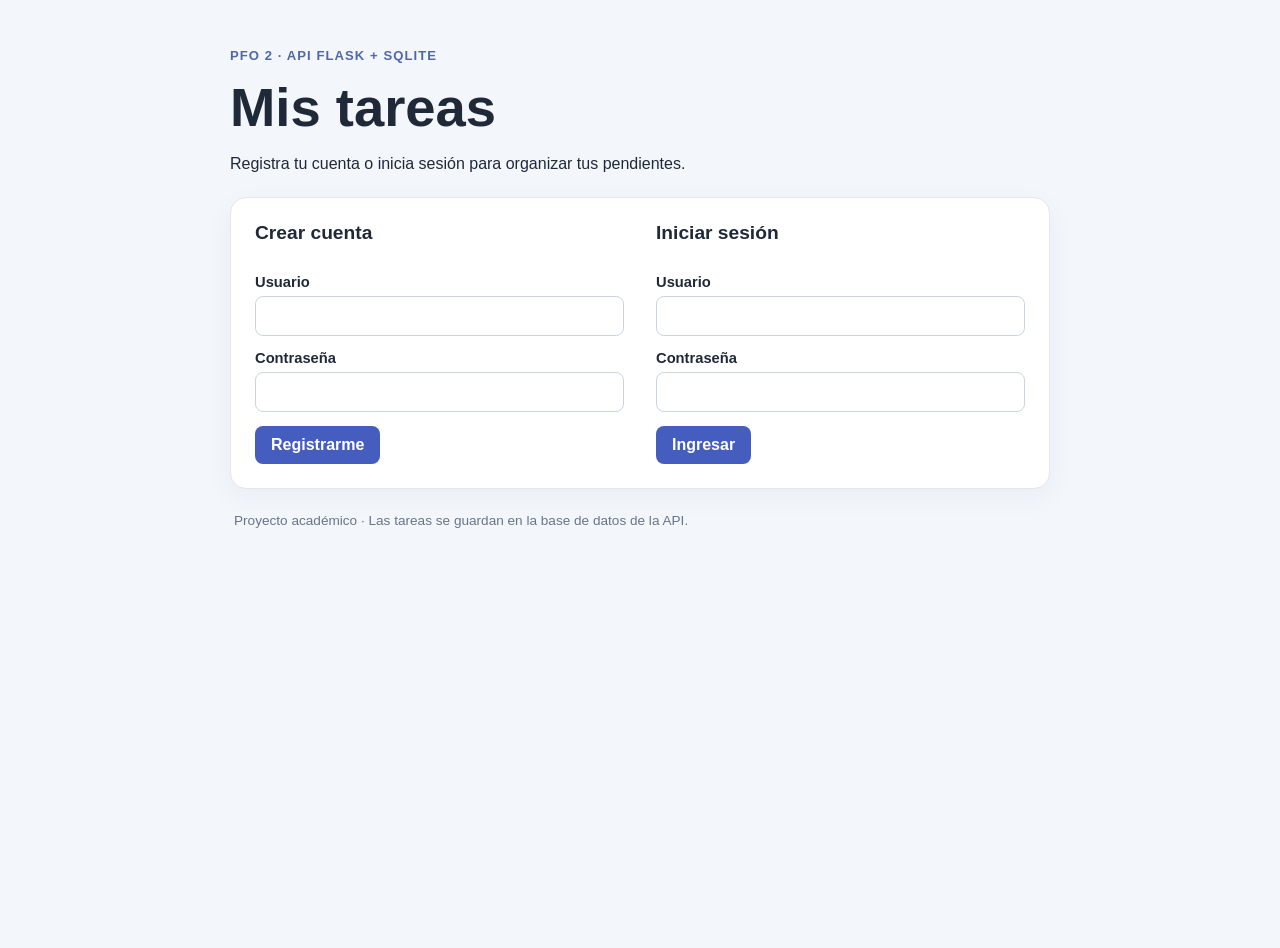
<file: index.html>
<!doctype html>
<html lang="es">
<head>
  <meta charset="utf-8">
  <meta name="viewport" content="width=device-width, initial-scale=1">
  <meta name="description" content="Sistema de gestión de tareas del PFO 2">
  <title>Gestión de tareas | PFO 2</title>
  <link rel="stylesheet" href="styles.css">
  <script src="api-config.js"></script>
  <script src="app.js" defer></script>
</head>
<body>
  <main class="contenedor">
    <header class="encabezado">
      <p class="sobrelinea">PFO 2 · API Flask + SQLite</p>
      <h1>Mis tareas</h1>
      <p>Registra tu cuenta o inicia sesión para organizar tus pendientes.</p>
    </header>

    <p id="mensaje" class="mensaje" role="status" aria-live="polite"></p>

    <section id="acceso" class="panel acceso">
      <form id="form-registro" class="formulario">
        <h2>Crear cuenta</h2>
        <label>Usuario<input name="usuario" required autocomplete="username"></label>
        <label>Contraseña<input name="contraseña" type="password" required minlength="4" autocomplete="new-password"></label>
        <button type="submit">Registrarme</button>
      </form>
      <form id="form-login" class="formulario">
        <h2>Iniciar sesión</h2>
        <label>Usuario<input name="usuario" required autocomplete="username"></label>
        <label>Contraseña<input name="contraseña" type="password" required autocomplete="current-password"></label>
        <button type="submit">Ingresar</button>
      </form>
    </section>

    <section id="area-tareas" class="panel" hidden>
      <div class="barra-usuario">
        <p>Sesión de <strong id="nombre-usuario"></strong></p>
        <button id="boton-salir" class="secundario" type="button">Cerrar sesión</button>
      </div>
      <form id="form-tarea" class="formulario tarea-nueva">
        <h2>Nueva tarea</h2>
        <label>Título<input name="titulo" required maxlength="160"></label>
        <label>Descripción<textarea name="descripcion" rows="3"></textarea></label>
        <button type="submit">Agregar tarea</button>
      </form>
      <h2>Listado</h2>
      <ul id="lista-tareas" class="lista-tareas"></ul>
    </section>

    <footer>Proyecto académico · Las tareas se guardan en la base de datos de la API.</footer>
  </main>
</body>
</html>
</file>
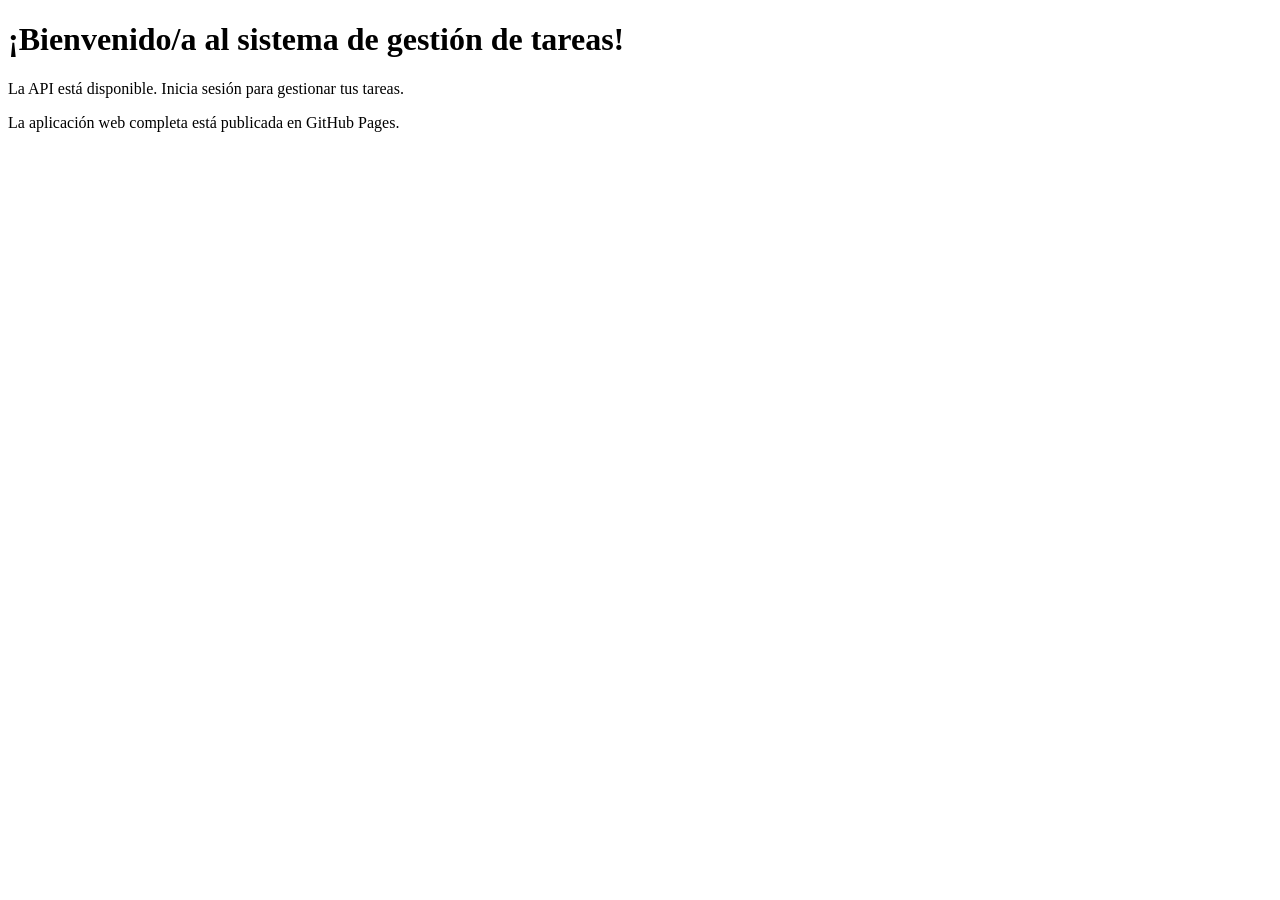
<file: templates/bienvenida.html>
<!doctype html>
<html lang="es">
<head>
  <meta charset="utf-8">
  <meta name="viewport" content="width=device-width, initial-scale=1">
  <title>Bienvenida | Gestión de tareas</title>
</head>
<body>
  <h1>¡Bienvenido/a al sistema de gestión de tareas!</h1>
  <p>La API está disponible. Inicia sesión para gestionar tus tareas.</p>
  <p>La aplicación web completa está publicada en GitHub Pages.</p>
</body>
</html>
</file>
<file: styles.css>
:root {
  color-scheme: light;
  font-family: -apple-system, BlinkMacSystemFont, "Segoe UI", sans-serif;
  color: #202938;
  background: #f3f6fb;
}

* { box-sizing: border-box; }
body { margin: 0; min-height: 100vh; }
.contenedor { width: min(820px, calc(100% - 32px)); margin: 48px auto; }
.encabezado { margin-bottom: 24px; }
.sobrelinea { color: #5266aa; font-size: .82rem; font-weight: 700; letter-spacing: .08em; text-transform: uppercase; }
h1 { margin: 8px 0; font-size: clamp(2.2rem, 8vw, 3.4rem); }
h2 { margin: 0 0 16px; font-size: 1.2rem; }
.panel { padding: 24px; border: 1px solid #e1e6ef; border-radius: 16px; background: white; box-shadow: 0 8px 28px #293b5b0c; }
.acceso { display: grid; grid-template-columns: repeat(2, minmax(0, 1fr)); gap: 32px; }
.formulario { display: grid; gap: 14px; align-content: start; }
label { display: grid; gap: 6px; font-size: .92rem; font-weight: 600; }
input, textarea { width: 100%; padding: 11px 12px; border: 1px solid #cbd3e1; border-radius: 8px; font: inherit; }
input:focus, textarea:focus { outline: 2px solid #7186dc; border-color: transparent; }
button { justify-self: start; padding: 10px 16px; border: 0; border-radius: 8px; background: #465dc0; color: white; font: inherit; font-weight: 700; cursor: pointer; }
button:hover { background: #354ba8; }
button.secundario { background: #e9edf7; color: #27365d; }
.aviso, .mensaje { padding: 12px 14px; border-radius: 8px; }
.aviso:empty, .mensaje:empty { display: none; }
.aviso { background: #fff4d5; color: #684b00; }
.mensaje { background: #e8f5ed; color: #205b37; }
.mensaje.error { background: #ffeded; color: #8b2525; }
.barra-usuario { display: flex; align-items: center; justify-content: space-between; gap: 16px; margin-bottom: 24px; }
.barra-usuario p { margin: 0; }
.tarea-nueva { margin-bottom: 28px; }
.lista-tareas { display: grid; gap: 10px; padding: 0; list-style: none; }
.lista-tareas li { padding: 14px; border: 1px solid #e1e6ef; border-radius: 10px; }
.lista-tareas p { margin: 6px 0 0; color: #5f6c80; white-space: pre-wrap; }
footer { padding: 24px 4px; color: #69758a; font-size: .85rem; }
[hidden] { display: none !important; }
@media (max-width: 640px) { .contenedor { margin: 28px auto; } .acceso { grid-template-columns: 1fr; gap: 28px; } .panel { padding: 18px; } }
</file>
